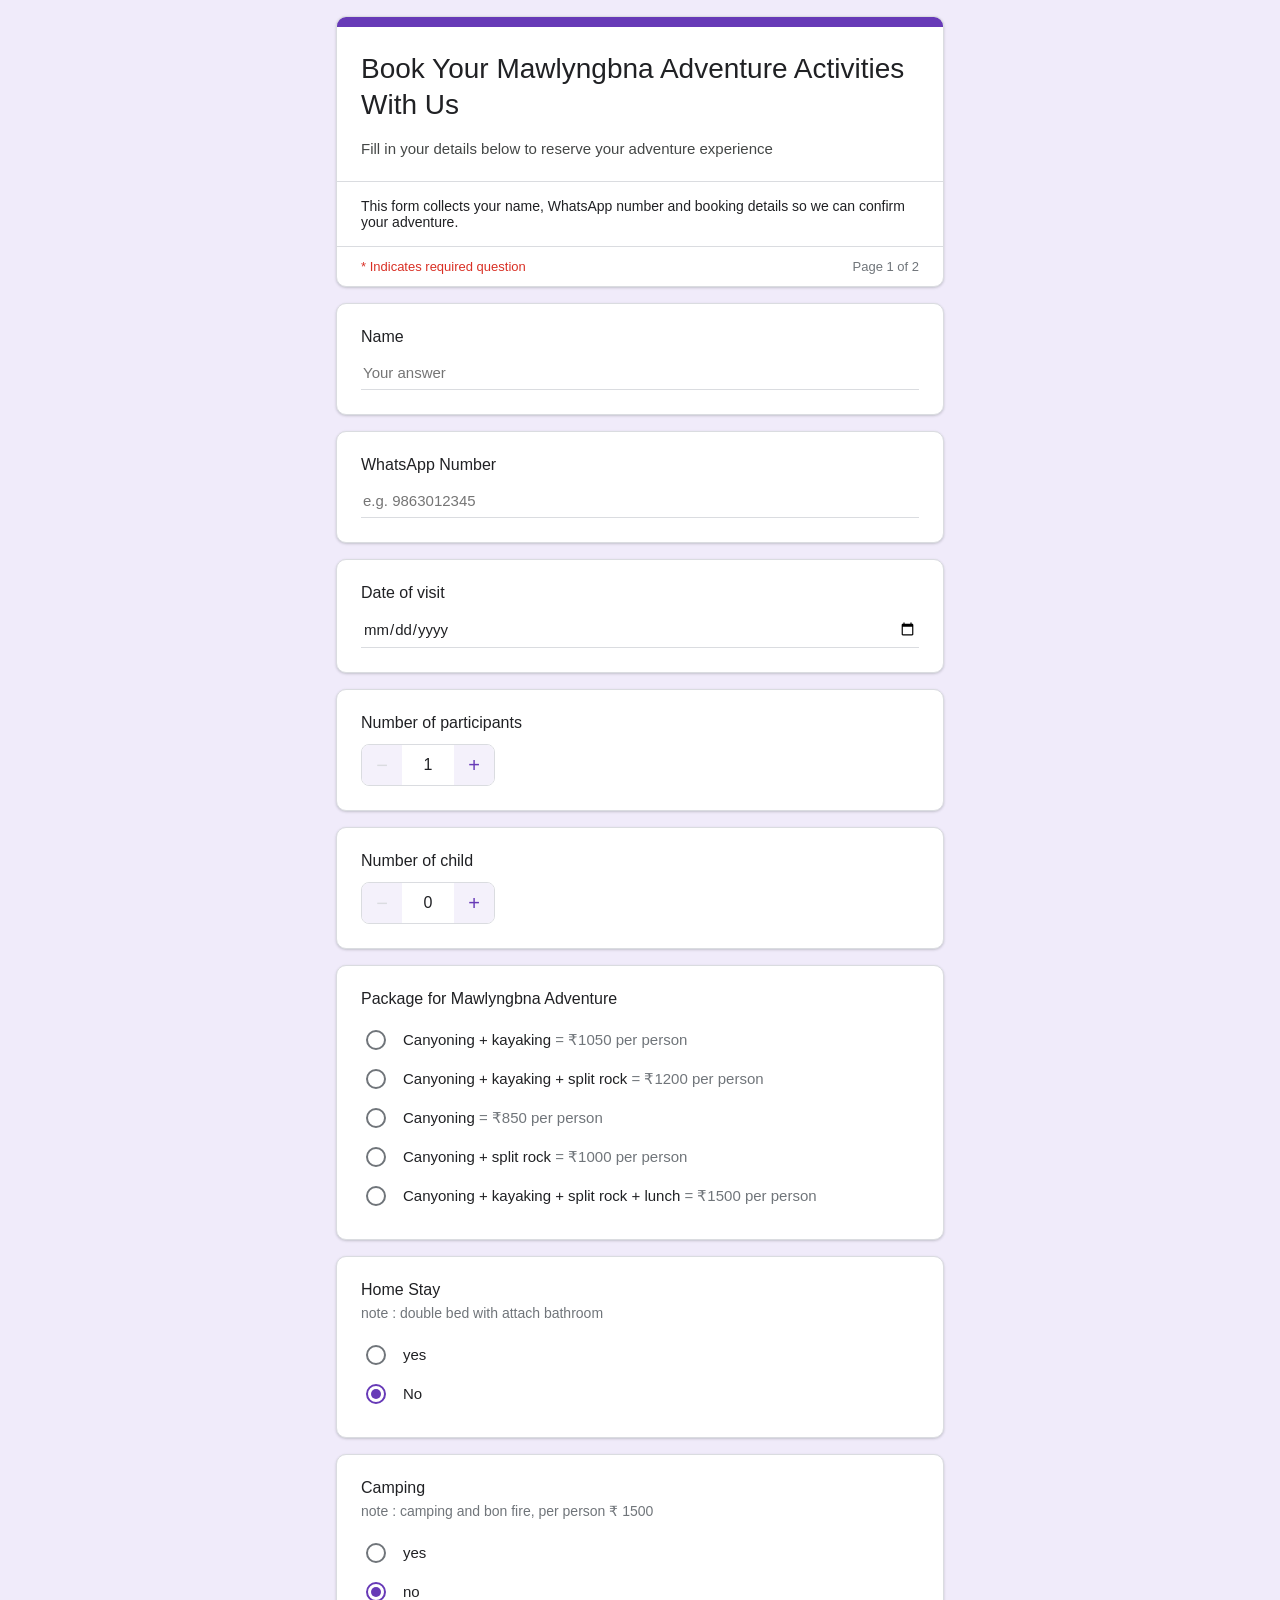
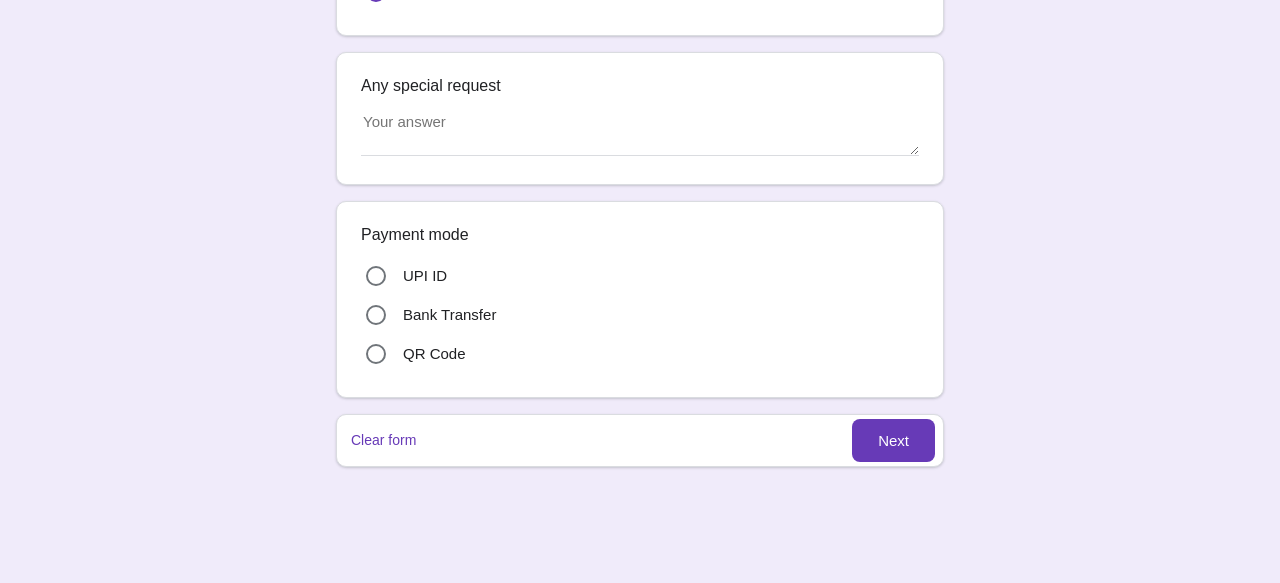
<file: index.html>
<!DOCTYPE html>
<html lang="en">
<head>
<meta charset="UTF-8">
<meta name="viewport" content="width=device-width, initial-scale=1.0">
<title>Book Your Mawlyngbna Adventure Activities With Us</title>
<link rel="stylesheet" href="style.css">
</head>
<body>

<div class="form-wrap">

  <!-- ===== Header card ===== -->
  <div class="card header-card">
    <div class="accent-bar"></div>
    <div class="card-body">
      <h1 id="formTitle">Book Your Mawlyngbna Adventure Activities With Us</h1>
      <p class="subtitle" id="formSubtitle">Fill in your details below to reserve your adventure experience</p>
    </div>
    <div class="account-row" id="topNote"></div>
    <div class="required-note">
      <span id="requiredNote"></span>
      <span class="page-indicator" id="pageIndicator"></span>
    </div>
  </div>

  <form id="bookingForm">

    <!-- ================================================================
         PAGE 1 — visitor details, package, add-ons, payment mode choice
         ================================================================ -->
    <section class="page active" id="page-1" data-page="1">

      <!-- ===== Name ===== -->
      <div class="card">
        <div class="card-body">
          <label class="q-label" for="f_name" id="nameLabel"></label>
          <input type="text" id="f_name" name="name" required>
          <div class="field-error" id="err_name"></div>
        </div>
      </div>

      <!-- ===== WhatsApp Number ===== -->
      <div class="card">
        <div class="card-body">
          <label class="q-label" for="f_whatsapp" id="whatsappLabel"></label>
          <input type="tel" id="f_whatsapp" name="whatsapp" required inputmode="numeric">
          <div class="field-error" id="err_whatsapp"></div>
        </div>
      </div>

      <!-- ===== Date of visit ===== -->
      <div class="card">
        <div class="card-body">
          <label class="q-label" for="f_date" id="dateLabel"></label>
          <input type="date" id="f_date" name="date" required>
          <div class="field-error" id="err_date"></div>
        </div>
      </div>

      <!-- ===== Number of participants ===== -->
      <div class="card">
        <div class="card-body">
          <label class="q-label" id="participantsLabel"></label>
          <div class="stepper" data-stepper="participants" id="stepperParticipants">
            <button type="button" data-action="dec" aria-label="Decrease">&minus;</button>
            <input class="stepper-value" type="text" inputmode="numeric" id="f_participants" name="participants" value="1" readonly>
            <button type="button" data-action="inc" aria-label="Increase">&plus;</button>
          </div>
        </div>
      </div>

      <!-- ===== Number of child ===== -->
      <div class="card">
        <div class="card-body">
          <label class="q-label" id="childrenLabel"></label>
          <div class="stepper" data-stepper="children" id="stepperChildren">
            <button type="button" data-action="dec" aria-label="Decrease">&minus;</button>
            <input class="stepper-value" type="text" inputmode="numeric" id="f_children" name="children" value="0" readonly>
            <button type="button" data-action="inc" aria-label="Increase">&plus;</button>
          </div>
          <div class="child-ages-wrap" id="childAgesWrap" hidden>
            <div class="q-note" id="childAgeNote"></div>
            <div id="childAgesList"></div>
          </div>
        </div>
      </div>

      <!-- ===== Package (rendered by JS from config) ===== -->
      <div class="card">
        <div class="card-body">
          <label class="q-label" id="packageQuestionLabel"></label>
          <div id="packageList"></div>
          <div class="field-error" id="err_package"></div>
        </div>
      </div>

      <!-- ===== Home stay (rendered by JS, hideable) ===== -->
      <div class="card" id="homestayCard">
        <div class="card-body">
          <label class="q-label" id="homestayTitle">Home Stay</label>
          <div class="q-note" id="homestayNote"></div>
          <div class="choice-row"><input type="radio" name="homestay" value="yes" id="hs_yes"><label for="hs_yes" id="hs_yes_label"></label></div>
          <div class="choice-row"><input type="radio" name="homestay" value="no" id="hs_no" checked><label for="hs_no" id="hs_no_label"></label></div>
        </div>
      </div>

      <!-- ===== Camping (rendered by JS, hideable) ===== -->
      <div class="card" id="campingCard">
        <div class="card-body">
          <label class="q-label" id="campingTitle">Camping</label>
          <div class="q-note" id="campingNote"></div>
          <div class="choice-row"><input type="radio" name="camping" value="yes" id="cp_yes"><label for="cp_yes" id="cp_yes_label"></label></div>
          <div class="choice-row"><input type="radio" name="camping" value="no" id="cp_no" checked><label for="cp_no" id="cp_no_label"></label></div>
        </div>
      </div>

      <!-- ===== Special request ===== -->
      <div class="card">
        <div class="card-body">
          <label class="q-label" for="f_special" id="specialLabel"></label>
          <textarea id="f_special" name="special" rows="2"></textarea>
        </div>
      </div>

      <!-- ===== Payment mode (choice only — details shown on next page) ===== -->
      <div class="card">
        <div class="card-body">
          <label class="q-label" id="paymentModeLabel"></label>
          <div class="choice-row"><input type="radio" name="paymentMode" value="upi" id="pm_upi"><label for="pm_upi" id="pm_upi_label"></label></div>
          <div class="choice-row"><input type="radio" name="paymentMode" value="bank" id="pm_bank"><label for="pm_bank" id="pm_bank_label"></label></div>
          <div class="choice-row"><input type="radio" name="paymentMode" value="qr" id="pm_qr"><label for="pm_qr" id="pm_qr_label"></label></div>
          <div class="field-error" id="err_payment"></div>
        </div>
      </div>

      <!-- ===== Page 1 navigation ===== -->
      <div class="card">
        <div class="card-body footer-bar">
          <button type="button" class="clear-link" id="clearFormBtn"></button>
          <button type="button" class="btn-confirm" id="nextBtn"></button>
        </div>
      </div>

    </section>

    <!-- ================================================================
         PAGE 2 — branches by the payment mode chosen on page 1;
         shows only that method's details + the live total.
         ================================================================ -->
    <section class="page" id="page-2" data-page="2">

      <div class="card">
        <div class="card-body">
          <label class="q-label" id="page2Title"></label>

          <!-- UPI detail -->
          <div class="pay-detail" id="detailUpi" hidden>
            <div class="pay-detail-head" id="payUpiHeading"></div>
            <div class="pay-detail-body">
              <div class="pay-row">
                <span><span id="upiIdRowLabel"></span> <span class="val" id="upiIdText"></span></span>
                <button type="button" class="copy-btn" data-copy-target="upiIdText" id="copyBtnUpi"></button>
              </div>
            </div>
          </div>

          <!-- Bank detail -->
          <div class="pay-detail" id="detailBank" hidden>
            <div class="pay-detail-head" id="payBankHeading"></div>
            <div class="pay-detail-body">
              <div class="pay-row">
                <span><span id="accountRowLabel"></span> <span class="val" id="bankAccText"></span></span>
                <button type="button" class="copy-btn" data-copy-target="bankAccText" id="copyBtnAcc"></button>
              </div>
              <div class="pay-row">
                <span><span id="ifscRowLabel"></span> <span class="val" id="bankIfscText"></span></span>
                <button type="button" class="copy-btn" data-copy-target="bankIfscText" id="copyBtnIfsc"></button>
              </div>
            </div>
          </div>

          <!-- QR detail -->
          <div class="pay-detail" id="detailQr" hidden>
            <div class="pay-detail-head" id="payQrHeading"></div>
            <div class="pay-detail-body">
              <p style="margin-top:0;" id="scanAndPayText"></p>
              <div class="qr-box">
                <img id="qrImage" src="" alt="Payment QR code">
                <div style="margin-top:12px; display:flex; justify-content:center; gap:10px; flex-wrap:wrap;">
                  <button type="button" class="dl-btn" id="qrDownloadBtn"></button>
                  <button type="button" class="copy-btn" data-copy-target="upiIdText2" id="copyBtnUpi2"></button>
                </div>
                <span class="val" id="upiIdText2" style="display:none;"></span>
              </div>
            </div>
          </div>
        </div>
      </div>

      <!-- ===== Live total ===== -->
      <div class="card total-card">
        <div class="card-body">
          <label class="q-label" style="margin-bottom:6px;" id="estimatedTotalLabel"></label>
          <div id="totalBreakdown" class="total-breakdown"></div>
          <div class="total-line">
            <span id="totalLabel"></span>
            <span id="totalAmount">&#8377;0</span>
          </div>
          <div class="q-note" style="margin-top:10px;" id="totalFooterNote"></div>
        </div>
      </div>

      <!-- ===== Page 2 navigation ===== -->
      <div class="card">
        <div class="card-body footer-bar">
          <button type="button" class="btn-back" id="backBtn"></button>
          <button type="submit" class="btn-confirm" id="submitBtn"></button>
        </div>
      </div>

    </section>

  </form>
</div>

<div class="toast" id="toast"></div>

<!-- Invisible corner tap-zone: tap it 5 times to open the admin dashboard -->
<div class="admin-trigger" id="adminTrigger" title=""></div>

<script src="config.js"></script>
<script src="app.js"></script>
</body>
</html>
</file>
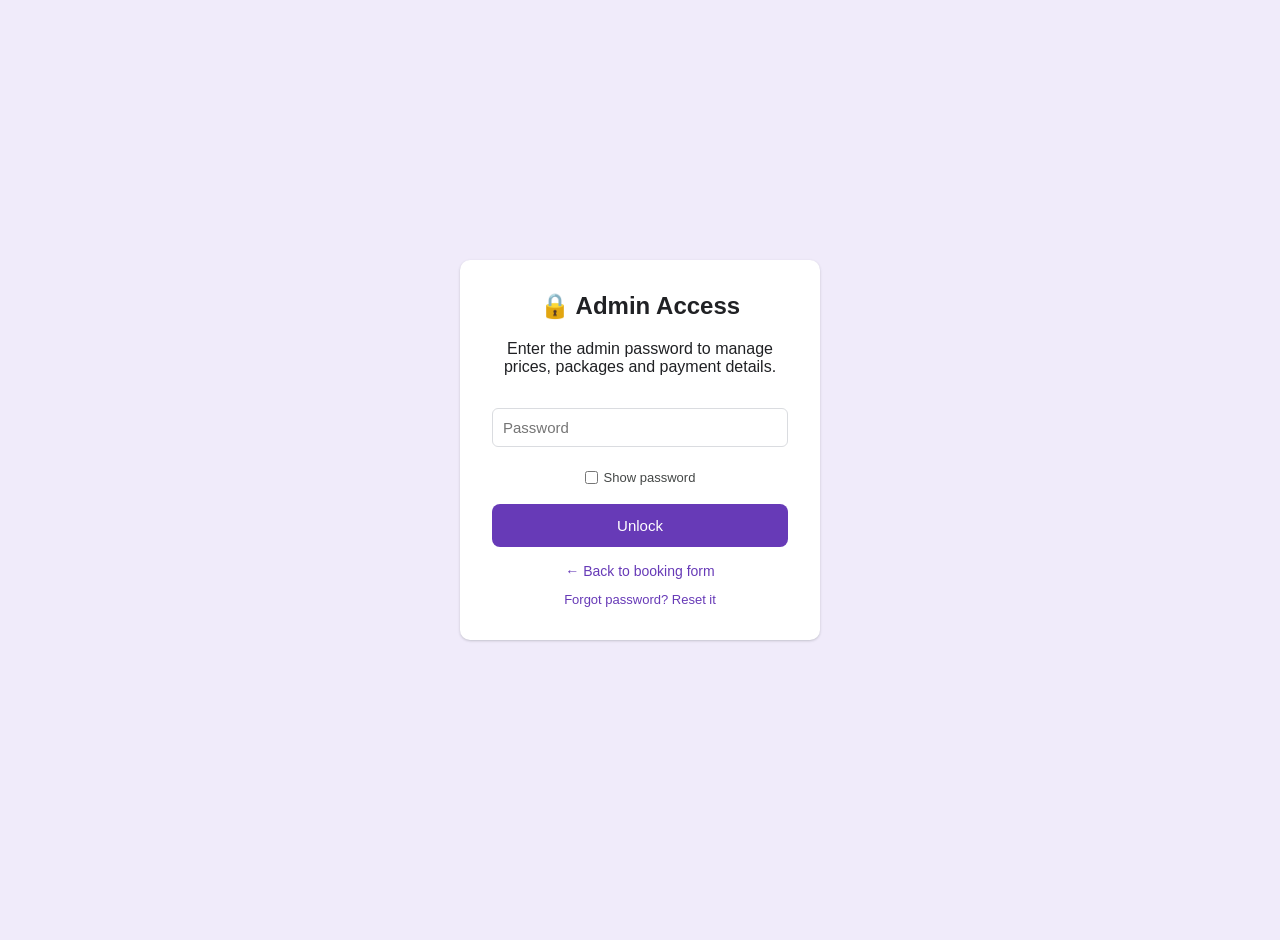
<file: admin.html>
<!DOCTYPE html>
<html lang="en">
<head>
<meta charset="UTF-8">
<meta name="viewport" content="width=device-width, initial-scale=1.0">
<title>Admin Dashboard — Mawlyngbna Adventure</title>
<meta name="robots" content="noindex, nofollow">
<link rel="stylesheet" href="style.css">
<link rel="stylesheet" href="admin.css">
</head>
<body class="admin-body">

<!-- ===== Password gate ===== -->
<div id="loginScreen" class="login-screen">
  <div class="login-card">
    <h2>🔒 Admin Access</h2>
    <p>Enter the admin password to manage prices, packages and payment details.</p>
    <input type="password" id="loginPassword" placeholder="Password">
    <label class="toggle-row" style="justify-content:center; margin:-8px 0 4px;">
      <input type="checkbox" id="showPasswordToggle"> Show password
    </label>
    <button id="loginBtn" class="btn-confirm" style="width:100%; justify-content:center;">Unlock</button>
    <div class="field-error show" id="loginError" style="display:none;">Incorrect password.</div>
    <a href="index.html" class="back-link">← Back to booking form</a>
    <div style="margin-top:10px;">
      <button type="button" id="forgotPasswordBtn" class="clear-link" style="font-size:13px;">Forgot password? Reset it</button>
    </div>
  </div>
</div>

<!-- ===== Dashboard (hidden until unlocked) ===== -->
<div id="dashboard" class="dashboard" hidden>

  <div class="admin-topbar">
    <div>
      <strong>Mawlyngbna Adventure</strong> — Admin Dashboard
    </div>
    <div>
      <a href="index.html" class="back-link">View live form</a>
      <button id="logoutBtn" class="clear-link">Log out</button>
    </div>
  </div>

  <div class="admin-wrap">

    <!-- General -->
    <section class="admin-section">
      <h3>Header text</h3>
      <label>Form title</label>
      <input type="text" id="a_title">
      <label>Form subtitle</label>
      <input type="text" id="a_subtitle">
      <label>WhatsApp number (with country code, digits only)</label>
      <input type="text" id="a_whatsapp" placeholder="916909659928">
    </section>

    <!-- Packages -->
    <section class="admin-section">
      <div class="admin-section-head">
        <h3>Packages</h3>
        <button type="button" class="add-btn" id="addPackageBtn">+ Add package</button>
      </div>
      <div id="packageEditor"></div>
      <label>Child price — % of the adult package price (e.g. 50 = half price, 0 = free)</label>
      <input type="number" id="a_childRate" min="0" max="100" step="5">
    </section>

    <!-- Booking limits -->
    <section class="admin-section">
      <h3>Participant / child limits</h3>
      <div class="limit-grid">
        <div>
          <label>Min participants</label>
          <input type="number" id="a_minP" min="0">
        </div>
        <div>
          <label>Max participants</label>
          <input type="number" id="a_maxP" min="0">
        </div>
        <div>
          <label>Min children</label>
          <input type="number" id="a_minC" min="0">
        </div>
        <div>
          <label>Max children</label>
          <input type="number" id="a_maxC" min="0">
        </div>
      </div>
    </section>

    <!-- Home stay -->
    <section class="admin-section">
      <div class="admin-section-head">
        <h3>Home stay add-on</h3>
        <label class="toggle-row"><input type="checkbox" id="a_hs_enabled"> Show this section on the form</label>
      </div>
      <label>Title</label>
      <input type="text" id="a_hs_title">
      <label>Note</label>
      <input type="text" id="a_hs_note">
      <label>Price for the 1st adult (₹)</label>
      <input type="number" id="a_hs_adultbase">
      <label>Price for each additional adult (₹)</label>
      <input type="number" id="a_hs_adultextra">
      <label>Price per child, above the free age (₹)</label>
      <input type="number" id="a_hs_childprice">
      <label>Children this age or younger stay free</label>
      <input type="number" id="a_hs_freeage" min="0" max="18">
    </section>

    <!-- Camping -->
    <section class="admin-section">
      <div class="admin-section-head">
        <h3>Camping add-on</h3>
        <label class="toggle-row"><input type="checkbox" id="a_cp_enabled"> Show this section on the form</label>
      </div>
      <label>Title</label>
      <input type="text" id="a_cp_title">
      <label>Price (₹)</label>
      <input type="number" id="a_cp_price">
      <label>Note</label>
      <input type="text" id="a_cp_note">
      <label class="toggle-row" style="margin-top:12px;"><input type="checkbox" id="a_cp_perperson"> Charge per person (off = one flat price for the whole booking)</label>
    </section>

    <!-- Text on the form -->
    <section class="admin-section">
      <h3>Text on the form</h3>
      <p class="section-hint">Every label, placeholder, note, error message and button on the booking page. Change anything here and it updates the live site — nothing is hard-coded.</p>

      <h4>Top of page 1</h4>
      <label>Intro line under the title</label>
      <input type="text" id="t_topNote">
      <label>"* Indicates required question" line</label>
      <input type="text" id="t_requiredNote">
      <label>Page indicator text on page 1 (top-right)</label>
      <input type="text" id="t_page1Indicator">
      <label>Page indicator text on page 2 (top-right)</label>
      <input type="text" id="t_page2Indicator">

      <h4>Name</h4>
      <label>Question label</label>
      <input type="text" id="t_nameLabel">
      <label>Placeholder text inside the box</label>
      <input type="text" id="t_namePlaceholder">
      <label>Error message (shown if left blank)</label>
      <input type="text" id="t_nameError">

      <h4>WhatsApp Number</h4>
      <label>Question label</label>
      <input type="text" id="t_whatsappLabel">
      <label>Placeholder text inside the box</label>
      <input type="text" id="t_whatsappPlaceholder">
      <label>Error message</label>
      <input type="text" id="t_whatsappError">

      <h4>Date of visit</h4>
      <label>Question label</label>
      <input type="text" id="t_dateLabel">
      <label>Error message</label>
      <input type="text" id="t_dateError">

      <h4>Participants &amp; children</h4>
      <label>"Number of participants" label</label>
      <input type="text" id="t_participantsLabel">
      <label>"Number of child" label</label>
      <input type="text" id="t_childrenLabel">
      <label>Child-age note (the line about Home Stay pricing)</label>
      <input type="text" id="t_childAgeNote">
      <label>Per-child age label — use {n} where the child number should go</label>
      <input type="text" id="t_childAgeLabel">
      <label>Age box placeholder</label>
      <input type="text" id="t_childAgePlaceholder">

      <h4>Package question</h4>
      <label>Question label</label>
      <input type="text" id="t_packageQuestionLabel">
      <label>Error message</label>
      <input type="text" id="t_packageError">
      <label>"per person" text shown after each price</label>
      <input type="text" id="t_perPersonText">

      <h4>Home Stay &amp; Camping</h4>
      <label>"note : " prefix shown before each add-on's note</label>
      <input type="text" id="t_notePrefix">
      <label>Home Stay — "yes" option text</label>
      <input type="text" id="t_homestayYesOption">
      <label>Home Stay — "no" option text</label>
      <input type="text" id="t_homestayNoOption">
      <label>Camping — "yes" option text</label>
      <input type="text" id="t_campingYesOption">
      <label>Camping — "no" option text</label>
      <input type="text" id="t_campingNoOption">

      <h4>Special request</h4>
      <label>Question label</label>
      <input type="text" id="t_specialLabel">
      <label>Placeholder text</label>
      <input type="text" id="t_specialPlaceholder">

      <h4>Payment mode question (page 1)</h4>
      <label>Question label</label>
      <input type="text" id="t_paymentModeLabel">
      <label>Error message</label>
      <input type="text" id="t_paymentModeError">
      <label>"UPI ID" option text</label>
      <input type="text" id="t_payUpiOption">
      <label>"Bank Transfer" option text</label>
      <input type="text" id="t_payBankOption">
      <label>"QR Code" option text</label>
      <input type="text" id="t_payQrOption">

      <h4>Page 1 buttons</h4>
      <label>"Clear form" button</label>
      <input type="text" id="t_clearFormBtn">
      <label>"Next" button</label>
      <input type="text" id="t_nextBtn">

      <h4>Page 2 — Payment heading</h4>
      <label>Page 2 title (shows the chosen method after it, e.g. "Payment — UPI ID")</label>
      <input type="text" id="t_page2Title">

      <h4>Page 2 — UPI detail block</h4>
      <label>Heading</label>
      <input type="text" id="t_payUpiHeading">
      <label>"UPI ID :" row label</label>
      <input type="text" id="t_upiIdRowLabel">

      <h4>Page 2 — Bank detail block</h4>
      <label>Heading</label>
      <input type="text" id="t_payBankHeading">
      <label>"Account :" row label</label>
      <input type="text" id="t_accountRowLabel">
      <label>"IFSC :" row label</label>
      <input type="text" id="t_ifscRowLabel">

      <h4>Page 2 — QR detail block</h4>
      <label>Heading</label>
      <input type="text" id="t_payQrHeading">
      <label>"scan and pay" line</label>
      <input type="text" id="t_scanAndPayText">
      <label>"Download QR" button</label>
      <input type="text" id="t_downloadQrBtn">
      <label>"Copy UPI ID" button (under the QR)</label>
      <input type="text" id="t_copyUpiBtn">

      <h4>Copy buttons</h4>
      <label>Default "Copy" button text (UPI ID / Account / IFSC rows)</label>
      <input type="text" id="t_copyBtnText">
      <label>Text shown briefly after copying</label>
      <input type="text" id="t_copiedBtnText">

      <h4>Live total box</h4>
      <label>"Estimated total" heading</label>
      <input type="text" id="t_estimatedTotalLabel">
      <label>"Total" row label</label>
      <input type="text" id="t_totalLabel">
      <label>Footer note under the total</label>
      <input type="text" id="t_totalFooterNote">
      <label>Note shown before a package is picked</label>
      <input type="text" id="t_emptyBreakdownNote">

      <h4>Page 2 buttons</h4>
      <label>"Back" button</label>
      <input type="text" id="t_backBtn">
      <label>"Submit" button</label>
      <input type="text" id="t_submitBtn">

      <h4>Pop-up messages</h4>
      <label>Message when required fields are missing</label>
      <input type="text" id="t_fillRequiredToast">
      <label>Prefix shown before whatever was copied</label>
      <input type="text" id="t_copiedToastPrefix">

      <h4>Price breakdown wording</h4>
      <label>Word for 1 adult</label>
      <input type="text" id="t_adultWord">
      <label>Word for 2+ adults</label>
      <input type="text" id="t_adultsWord">
      <label>Word for 1 child</label>
      <input type="text" id="t_childWord">
      <label>Word for 2+ children</label>
      <input type="text" id="t_childrenWord">
      <label>Word used for "free"</label>
      <input type="text" id="t_freeText">
      <label>Home Stay chargeable-age range text — use {from} for the first paying age</label>
      <input type="text" id="t_homeStayAgedRangeText">
      <label>Home Stay free-age text — use {age} for the free-up-to age</label>
      <input type="text" id="t_homeStayFreeAgeText">
    </section>

    <!-- Payment -->
    <section class="admin-section">
      <h3>Payment details</h3>
      <label>Account holder name</label>
      <input type="text" id="a_pay_name">
      <label>UPI ID</label>
      <input type="text" id="a_pay_upi">
      <label>Bank name</label>
      <input type="text" id="a_pay_bankname">
      <label>Bank account number</label>
      <input type="text" id="a_pay_bankacc">
      <label>IFSC code</label>
      <input type="text" id="a_pay_ifsc">
      <label>QR code image URL (or path, e.g. assets/qr.png)</label>
      <input type="text" id="a_pay_qr">
    </section>

    <!-- Security -->
    <section class="admin-section">
      <h3>Admin password</h3>
      <label>Change password (for this browser's dashboard access)</label>
      <input type="text" id="a_password">
    </section>

    <div class="admin-actions">
      <button id="saveBtn" class="btn-confirm">Save changes</button>
      <button id="resetBtn" class="clear-link">Reset everything to defaults</button>
      <span id="saveStatus" class="save-status"></span>
    </div>

  </div>
</div>

<div class="toast" id="toast"></div>

<script src="config.js"></script>
<script src="admin.js"></script>
</body>
</html>
</file>
<file: style.css>
/* ============================================================
   MAWLYNGBNA ADVENTURE — STYLES
   Visually matches the Google Form screenshots:
   lavender page background, white rounded cards, violet
   accent bar + accent color, circular radio/checkbox controls.
   ============================================================ */

:root {
  --page-bg: #f0ebfa;
  --card-bg: #ffffff;
  --accent: #673ab7;
  --accent-dark: #5c33a8;
  --text-primary: #202124;
  --text-secondary: #444746;
  --text-muted: #70757a;
  --border: #dadce0;
  --required: #d93025;
  --radius: 10px;
  --shadow: 0 1px 3px rgba(60,64,67,0.15), 0 1px 2px rgba(60,64,67,0.10);
}

* { box-sizing: border-box; }

body {
  margin: 0;
  background: var(--page-bg);
  font-family: "Google Sans", Roboto, Arial, "Segoe UI", sans-serif;
  color: var(--text-primary);
  padding-bottom: 40px;
}

.form-wrap {
  max-width: 640px;
  margin: 0 auto;
  padding: 16px 16px 60px;
}

/* ---------- Cards ---------- */
.card {
  background: var(--card-bg);
  border: 1px solid var(--border);
  border-radius: var(--radius);
  box-shadow: var(--shadow);
  margin-bottom: 16px;
  overflow: hidden;
}

.card-body { padding: 24px 24px 24px; }

/* ---------- Header card ---------- */
.header-card .accent-bar {
  height: 10px;
  background: var(--accent);
}
.header-card h1 {
  font-size: 28px;
  line-height: 1.3;
  font-weight: 400;
  margin: 0 0 16px;
}
.header-card p.subtitle {
  font-size: 15px;
  color: var(--text-secondary);
  margin: 0;
}
.account-row {
  border-top: 1px solid var(--border);
  padding: 16px 24px;
  font-size: 14px;
}
.account-row .email { font-weight: 500; }
.account-row a { color: var(--accent); text-decoration: none; margin-left: 6px; }
.required-note {
  border-top: 1px solid var(--border);
  padding: 12px 24px;
  font-size: 13px;
  color: var(--required);
  display: flex;
  align-items: center;
  justify-content: space-between;
  gap: 12px;
}
.page-indicator {
  color: var(--text-muted);
  font-weight: 500;
  white-space: nowrap;
}

/* ---------- Multi-page flow ---------- */
.page { display: none; }
.page.active { display: block; }

/* ---------- Question labels ---------- */
.q-label {
  font-size: 16px;
  font-weight: 400;
  margin-bottom: 12px;
  display: block;
}
.q-label .req { color: var(--required); margin-left: 2px; }
.q-note {
  font-size: 14px;
  color: var(--text-muted);
  margin: -6px 0 14px;
  white-space: pre-line;
}

/* ---------- Text inputs ---------- */
input[type="text"],
input[type="tel"],
input[type="date"],
input[type="number"],
textarea {
  width: 100%;
  border: none;
  border-bottom: 1px solid var(--border);
  padding: 6px 2px 8px;
  font-size: 15px;
  font-family: inherit;
  background: transparent;
  color: var(--text-primary);
}
input:focus, textarea:focus {
  outline: none;
  border-bottom: 2px solid var(--accent);
  padding-bottom: 7px;
}
input.invalid { border-bottom: 2px solid var(--required); }
.field-error {
  color: var(--required);
  font-size: 12px;
  margin-top: 6px;
  display: none;
}
.field-error.show { display: block; }
textarea { resize: vertical; min-height: 40px; }

/* ---------- Radio / choice rows ---------- */
.choice-row {
  display: flex;
  align-items: flex-start;
  gap: 14px;
  padding: 9px 0;
  cursor: pointer;
}
.choice-row input[type="radio"],
.choice-row input[type="checkbox"] {
  appearance: none;
  -webkit-appearance: none;
  width: 20px;
  height: 20px;
  min-width: 20px;
  border: 2px solid var(--text-muted);
  border-radius: 50%;
  margin-top: 1px;
  cursor: pointer;
  position: relative;
  transition: border-color .15s;
}
.choice-row input[type="checkbox"] { border-radius: 4px; }
.choice-row input[type="radio"]:checked,
.choice-row input[type="checkbox"]:checked {
  border-color: var(--accent);
}
.choice-row input[type="radio"]:checked::after {
  content: "";
  position: absolute;
  inset: 3px;
  border-radius: 50%;
  background: var(--accent);
}
.choice-row input[type="checkbox"]:checked::after {
  content: "";
  position: absolute;
  left: 5px; top: 1px;
  width: 6px; height: 11px;
  border: solid var(--accent);
  border-width: 0 2px 2px 0;
  transform: rotate(45deg);
}
.choice-row label {
  font-size: 15px;
  line-height: 1.4;
  cursor: pointer;
}
.choice-price { color: var(--text-muted); }

/* ---------- Stepper (+ / -) ---------- */
.stepper {
  display: inline-flex;
  align-items: center;
  gap: 0;
  border: 1px solid var(--border);
  border-radius: 8px;
  overflow: hidden;
}
.stepper button {
  width: 40px;
  height: 40px;
  border: none;
  background: #f4f1fb;
  color: var(--accent);
  font-size: 20px;
  cursor: pointer;
  line-height: 1;
}
.stepper button:hover { background: #e6def8; }
.stepper button:disabled { color: var(--border); cursor: not-allowed; background: #f4f1fb; }
.stepper .stepper-value {
  width: 52px;
  text-align: center;
  font-size: 16px;
  border: none;
  padding: 0;
}
.stepper .stepper-value:focus { outline: none; }

/* ---------- Per-child age inputs ---------- */
.child-ages-wrap { margin-top: 14px; }
.child-ages-wrap .q-note { margin: 0 0 10px; }
.child-age-row {
  display: flex;
  align-items: center;
  gap: 10px;
  margin-bottom: 8px;
}
.child-age-row label {
  font-size: 14px;
  color: var(--text-secondary);
  min-width: 82px;
}
.child-age-row input[type="number"] {
  width: 80px;
  flex: none;
  border: 1px solid var(--border);
  border-radius: 6px;
  padding: 6px 8px;
}
.child-age-row input[type="number"]:focus {
  border: 1px solid var(--accent);
  padding: 6px 8px;
}

/* ---------- Payment detail box ---------- */
.pay-detail {
  border-top: 4px solid var(--accent);
  border-radius: var(--radius);
  overflow: hidden;
  margin-top: 18px;
  border: 1px solid var(--border);
  border-top: 4px solid var(--accent);
}
.pay-detail-head {
  background: var(--accent);
  color: #fff;
  padding: 14px 20px;
  font-size: 15px;
  font-weight: 500;
}
.pay-detail-body { padding: 18px 20px; font-size: 15px; }
.pay-row {
  display: flex;
  align-items: center;
  justify-content: space-between;
  gap: 10px;
  padding: 6px 0;
  flex-wrap: wrap;
}
.pay-row .val { font-family: "Roboto Mono", monospace; font-style: italic; word-break: break-all; }
.copy-btn, .dl-btn {
  border: 1px solid var(--accent);
  color: var(--accent);
  background: #fff;
  border-radius: 6px;
  padding: 6px 12px;
  font-size: 13px;
  cursor: pointer;
  white-space: nowrap;
  display: inline-flex;
  align-items: center;
  gap: 6px;
}
.copy-btn:hover, .dl-btn:hover { background: #f4f1fb; }
.copy-btn.copied { background: var(--accent); color: #fff; }
.qr-box { text-align: center; margin-top: 8px; }
.qr-box img {
  max-width: 220px;
  width: 100%;
  border-radius: 8px;
  border: 1px solid var(--border);
}

/* ---------- Live total card ---------- */
.total-card { border: 1px solid var(--accent); }
.total-breakdown {
  font-size: 14px;
  color: var(--text-secondary);
}
.total-breakdown .b-row {
  display: flex;
  justify-content: space-between;
  gap: 10px;
  padding: 4px 0;
}
.total-breakdown .b-row .amt { color: var(--text-primary); }
.total-breakdown .b-empty { color: var(--text-muted); font-style: italic; }
.total-line {
  display: flex;
  justify-content: space-between;
  align-items: baseline;
  border-top: 1px solid var(--border);
  margin-top: 10px;
  padding-top: 10px;
  font-size: 20px;
  font-weight: 500;
  color: var(--accent);
}

/* ---------- Footer buttons ---------- */
.footer-bar {
  display: flex;
  align-items: center;
  justify-content: space-between;
  padding: 4px 8px;
}
.btn-confirm {
  background: var(--accent);
  color: #fff;
  border: none;
  border-radius: 8px;
  padding: 13px 26px;
  font-size: 15px;
  font-weight: 500;
  cursor: pointer;
  display: inline-flex;
  align-items: center;
  gap: 8px;
}
.btn-confirm:hover { background: var(--accent-dark); }
.btn-confirm:disabled { background: #c9c2df; cursor: not-allowed; }
.clear-link {
  color: var(--accent);
  font-size: 14px;
  background: none;
  border: none;
  cursor: pointer;
}
.btn-back {
  color: var(--accent);
  font-size: 15px;
  font-weight: 500;
  background: none;
  border: none;
  padding: 13px 10px;
  cursor: pointer;
  border-radius: 8px;
}
.btn-back:hover { background: #f4f1fb; }

/* ---------- Toast ---------- */
.toast {
  position: fixed;
  bottom: 24px;
  left: 50%;
  transform: translateX(-50%) translateY(20px);
  background: #323232;
  color: #fff;
  padding: 12px 20px;
  border-radius: 6px;
  font-size: 14px;
  opacity: 0;
  pointer-events: none;
  transition: opacity .2s, transform .2s;
  z-index: 999;
}
.toast.show { opacity: 1; transform: translateX(-50%) translateY(0); }

/* ---------- Admin trigger (hidden in plain sight) ---------- */
.admin-trigger {
  position: fixed;
  bottom: 6px;
  right: 6px;
  width: 34px;
  height: 34px;
  opacity: 0;
  cursor: default;
  z-index: 10;
}

@media (max-width: 480px) {
  .card-body { padding: 20px 18px; }
  .header-card h1 { font-size: 22px; }
}
</file>
<file: admin.css>
.admin-body { background: var(--page-bg); }

.login-screen {
  min-height: 100vh;
  display: flex;
  align-items: center;
  justify-content: center;
  padding: 20px;
}
.login-card {
  background: #fff;
  border-radius: var(--radius);
  box-shadow: var(--shadow);
  padding: 32px;
  max-width: 360px;
  width: 100%;
  text-align: center;
}
.login-card h2 { margin-top: 0; }
.login-card input {
  width: 100%;
  margin: 16px 0;
  padding: 10px;
  border: 1px solid var(--border);
  border-radius: 6px;
  font-size: 15px;
}
.back-link {
  display: inline-block;
  margin-top: 16px;
  color: var(--accent);
  text-decoration: none;
  font-size: 14px;
}

.admin-topbar {
  background: var(--accent);
  color: #fff;
  padding: 14px 20px;
  display: flex;
  justify-content: space-between;
  align-items: center;
  font-size: 15px;
  flex-wrap: wrap;
  gap: 8px;
}
.admin-topbar .back-link { color: #fff; text-decoration: underline; margin-right: 16px; }
.admin-topbar .clear-link { color: #fff; text-decoration: underline; }

.admin-wrap {
  max-width: 720px;
  margin: 0 auto;
  padding: 20px 16px 80px;
}

.admin-section {
  background: #fff;
  border: 1px solid var(--border);
  border-radius: var(--radius);
  padding: 20px;
  margin-bottom: 18px;
}
.admin-section h3 { margin-top: 0; }
.admin-section h4 {
  margin: 22px 0 2px;
  padding-top: 16px;
  border-top: 1px dashed var(--border);
  font-size: 14px;
  color: var(--accent);
}
.admin-section h4:first-of-type { margin-top: 12px; padding-top: 0; border-top: none; }
.section-hint { font-size: 13px; color: var(--text-muted); margin: -6px 0 14px; }
.admin-section label {
  display: block;
  font-size: 13px;
  color: var(--text-muted);
  margin: 12px 0 4px;
}
.admin-section input[type="text"],
.admin-section input[type="number"] {
  width: 100%;
  padding: 8px;
  border: 1px solid var(--border);
  border-radius: 6px;
  font-size: 14px;
}
.admin-section-head {
  display: flex;
  justify-content: space-between;
  align-items: center;
  flex-wrap: wrap;
  gap: 8px;
}
.toggle-row {
  display: flex;
  align-items: center;
  gap: 6px;
  font-size: 13px;
  color: var(--text-secondary);
}
.toggle-row input { width: auto; }

.add-btn {
  border: 1px solid var(--accent);
  color: var(--accent);
  background: #fff;
  border-radius: 6px;
  padding: 6px 12px;
  font-size: 13px;
  cursor: pointer;
}
.add-btn:hover { background: #f4f1fb; }

.pkg-row {
  border: 1px solid var(--border);
  border-radius: 8px;
  padding: 14px;
  margin-top: 12px;
  display: grid;
  grid-template-columns: 2fr 1fr auto auto;
  gap: 10px;
  align-items: center;
}
.pkg-row input[type="text"], .pkg-row input[type="number"] {
  padding: 8px;
  border: 1px solid var(--border);
  border-radius: 6px;
  font-size: 14px;
}
.pkg-row .icon-btn {
  border: none;
  background: #f4f1fb;
  color: var(--accent);
  border-radius: 6px;
  padding: 8px 10px;
  cursor: pointer;
  font-size: 13px;
}
.pkg-row .icon-btn.danger { color: var(--required); }

.limit-grid {
  display: grid;
  grid-template-columns: repeat(4, 1fr);
  gap: 12px;
  margin-top: 8px;
}
.limit-grid label { margin: 0 0 4px; }
@media (max-width: 520px) {
  .limit-grid { grid-template-columns: 1fr 1fr; }
}

@media (max-width: 520px) {
  .pkg-row { grid-template-columns: 1fr 1fr; }
}

.admin-actions {
  display: flex;
  align-items: center;
  gap: 16px;
  flex-wrap: wrap;
  margin-top: 8px;
}
.save-status { font-size: 13px; color: #188038; }
</file>
